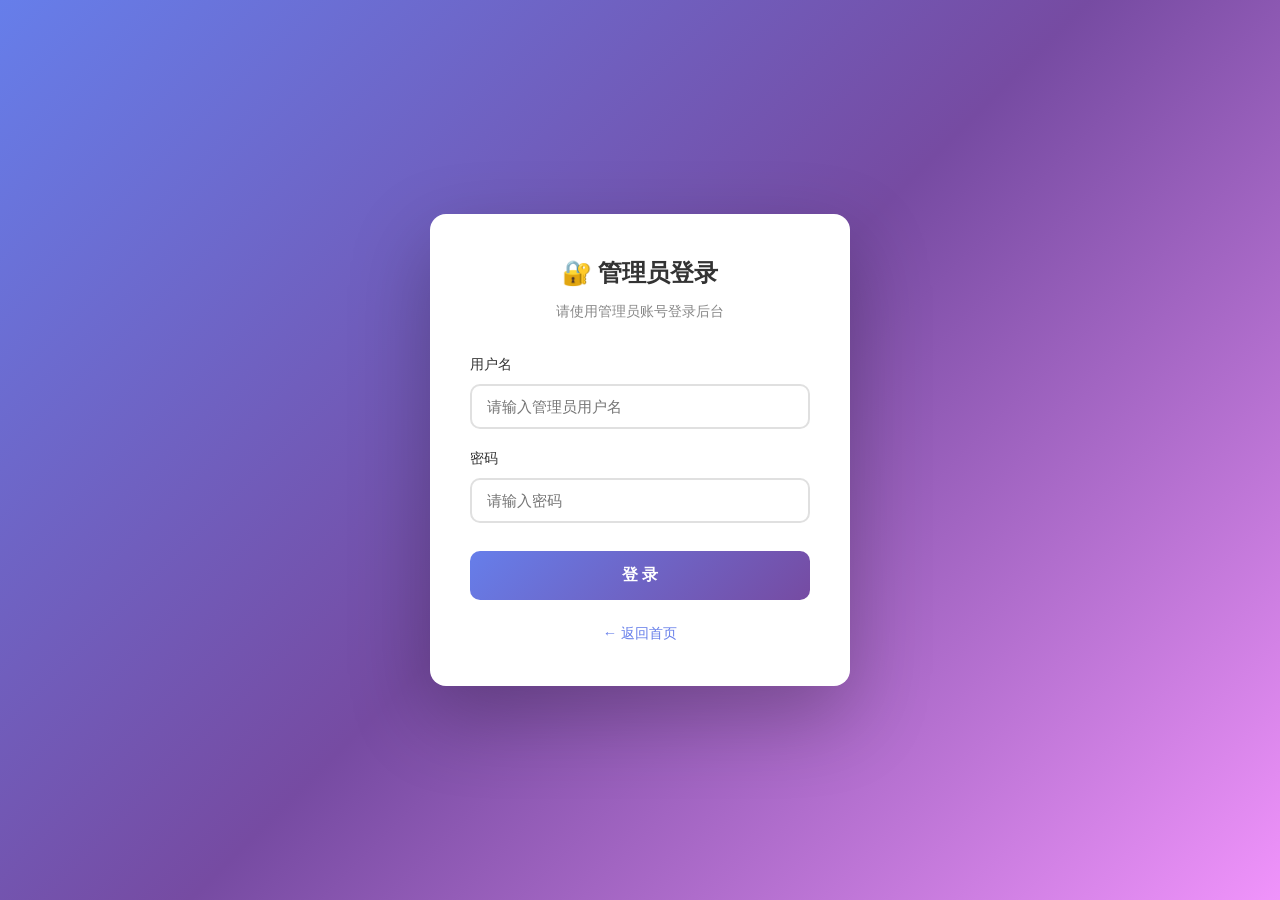
<file: admin.html>
<!DOCTYPE html>
<html lang="zh-CN">
<head>
    <meta charset="UTF-8">
    <meta name="viewport" content="width=device-width, initial-scale=1.0">
    <title>管理后台 - 高中回忆录</title>
    <link rel="stylesheet" href="css/style.css">
    <style>
        * {
            margin: 0;
            padding: 0;
            box-sizing: border-box;
        }

        body {
            font-family: -apple-system, BlinkMacSystemFont, 'Segoe UI', Roboto, 'Helvetica Neue', Arial, sans-serif;
            background: #f5f7fa;
            color: #333;
        }

        .admin-layout {
            display: flex;
            min-height: 100vh;
        }

        .admin-sidebar {
            width: 240px;
            background: linear-gradient(180deg, #1a1a2e 0%, #16213e 100%);
            color: white;
            padding: 20px 0;
            position: fixed;
            height: 100vh;
            overflow-y: auto;
        }

        .admin-logo {
            padding: 0 25px 25px;
            border-bottom: 1px solid rgba(255,255,255,0.1);
            margin-bottom: 20px;
        }

        .admin-logo h2 {
            font-size: 1.3rem;
            background: linear-gradient(135deg, #667eea, #f093fb);
            -webkit-background-clip: text;
            -webkit-text-fill-color: transparent;
            background-clip: text;
        }

        .admin-logo p {
            font-size: 0.8rem;
            color: #8892b0;
            margin-top: 5px;
        }

        .sidebar-menu {
            list-style: none;
        }

        .sidebar-menu li {
            margin-bottom: 5px;
        }

        .sidebar-menu a {
            display: flex;
            align-items: center;
            gap: 12px;
            padding: 12px 25px;
            color: #a8b2d1;
            text-decoration: none;
            transition: all 0.3s;
            border-left: 3px solid transparent;
            cursor: pointer;
        }

        .sidebar-menu a:hover,
        .sidebar-menu a.active {
            background: rgba(102,126,234,0.15);
            color: white;
            border-left-color: #667eea;
        }

        .sidebar-menu a .icon {
            font-size: 1.1rem;
            width: 20px;
            text-align: center;
        }

        .sidebar-menu a .text {
            font-size: 0.9rem;
        }

        .sidebar-footer {
            position: absolute;
            bottom: 20px;
            left: 0;
            right: 0;
            padding: 0 25px;
        }

        .sidebar-footer a {
            display: flex;
            align-items: center;
            gap: 12px;
            padding: 12px;
            color: #a8b2d1;
            text-decoration: none;
            border-radius: 8px;
            transition: all 0.3s;
            cursor: pointer;
        }

        .sidebar-footer a:hover {
            background: rgba(231,76,60,0.2);
            color: #e74c3c;
        }

        .admin-main {
            flex: 1;
            margin-left: 240px;
            padding: 25px 30px;
        }

        .admin-header {
            background: white;
            padding: 20px 25px;
            border-radius: 12px;
            margin-bottom: 25px;
            display: flex;
            justify-content: space-between;
            align-items: center;
            box-shadow: 0 2px 10px rgba(0,0,0,0.05);
        }

        .admin-header h1 {
            font-size: 1.4rem;
            font-weight: 600;
        }

        .admin-header .admin-info {
            display: flex;
            align-items: center;
            gap: 15px;
        }

        .admin-avatar {
            width: 40px;
            height: 40px;
            border-radius: 50%;
            background: linear-gradient(135deg, #667eea, #764ba2);
            display: flex;
            align-items: center;
            justify-content: center;
            color: white;
            font-weight: 600;
        }

        .page-section {
            display: none;
        }

        .page-section.active {
            display: block;
            animation: fadeIn 0.3s ease;
        }

        @keyframes fadeIn {
            from { opacity: 0; transform: translateY(10px); }
            to { opacity: 1; transform: translateY(0); }
        }

        .stats-grid {
            display: grid;
            grid-template-columns: repeat(auto-fit, minmax(200px, 1fr));
            gap: 20px;
            margin-bottom: 30px;
        }

        .stat-card {
            background: white;
            padding: 25px;
            border-radius: 12px;
            box-shadow: 0 2px 10px rgba(0,0,0,0.05);
            position: relative;
            overflow: hidden;
            transition: transform 0.3s, box-shadow 0.3s;
        }

        .stat-card:hover {
            transform: translateY(-3px);
            box-shadow: 0 8px 25px rgba(0,0,0,0.1);
        }

        .stat-card::before {
            content: '';
            position: absolute;
            top: 0;
            left: 0;
            right: 0;
            height: 4px;
            background: linear-gradient(90deg, #667eea, #764ba2);
        }

        .stat-card.c1::before { background: linear-gradient(90deg, #667eea, #764ba2); }
        .stat-card.c2::before { background: linear-gradient(90deg, #f093fb, #f5576c); }
        .stat-card.c3::before { background: linear-gradient(90deg, #4facfe, #00f2fe); }
        .stat-card.c4::before { background: linear-gradient(90deg, #43e97b, #38f9d7); }
        .stat-card.c5::before { background: linear-gradient(90deg, #fa709a, #fee140); }
        .stat-card.c6::before { background: linear-gradient(90deg, #a18cd1, #fbc2eb); }

        .stat-icon {
            font-size: 2rem;
            margin-bottom: 10px;
        }

        .stat-number {
            font-size: 2rem;
            font-weight: bold;
            margin-bottom: 5px;
        }

        .stat-label {
            font-size: 0.9rem;
            color: #888;
        }

        .card {
            background: white;
            border-radius: 12px;
            padding: 25px;
            box-shadow: 0 2px 10px rgba(0,0,0,0.05);
            margin-bottom: 20px;
        }

        .card-title {
            font-size: 1.15rem;
            font-weight: 600;
            margin-bottom: 20px;
            padding-bottom: 15px;
            border-bottom: 1px solid #eee;
        }

        .config-group {
            margin-bottom: 20px;
            padding-bottom: 20px;
            border-bottom: 1px solid #f5f5f5;
        }

        .config-group:last-child {
            border-bottom: none;
            margin-bottom: 0;
            padding-bottom: 0;
        }

        .config-row {
            display: flex;
            align-items: center;
            justify-content: space-between;
            margin-bottom: 15px;
        }

        .config-row:last-child {
            margin-bottom: 0;
        }

        .config-label {
            flex: 1;
        }

        .config-label .name {
            font-weight: 500;
            color: #333;
            margin-bottom: 3px;
        }

        .config-label .desc {
            font-size: 0.82rem;
            color: #999;
        }

        .config-value {
            flex-shrink: 0;
            margin-left: 20px;
        }

        .config-value input[type="text"],
        .config-value input[type="number"],
        .config-value select,
        .config-value textarea {
            padding: 8px 12px;
            border: 1px solid #ddd;
            border-radius: 6px;
            font-size: 0.9rem;
            min-width: 180px;
            transition: border-color 0.3s;
        }

        .config-value input:focus,
        .config-value select:focus,
        .config-value textarea:focus {
            outline: none;
            border-color: #667eea;
        }

        .switch {
            position: relative;
            display: inline-block;
            width: 50px;
            height: 26px;
        }

        .switch input {
            opacity: 0;
            width: 0;
            height: 0;
        }

        .slider {
            position: absolute;
            cursor: pointer;
            top: 0;
            left: 0;
            right: 0;
            bottom: 0;
            background-color: #ccc;
            transition: .3s;
            border-radius: 26px;
        }

        .slider:before {
            position: absolute;
            content: "";
            height: 20px;
            width: 20px;
            left: 3px;
            bottom: 3px;
            background-color: white;
            transition: .3s;
            border-radius: 50%;
        }

        input:checked + .slider {
            background-color: #667eea;
        }

        input:checked + .slider:before {
            transform: translateX(24px);
        }

        .btn {
            padding: 10px 24px;
            border-radius: 8px;
            font-size: 0.9rem;
            font-weight: 500;
            cursor: pointer;
            transition: all 0.3s;
            border: none;
        }

        .btn-primary {
            background: linear-gradient(135deg, #667eea, #764ba2);
            color: white;
        }

        .btn-primary:hover {
            transform: translateY(-1px);
            box-shadow: 0 4px 12px rgba(102,126,234,0.35);
        }

        .btn-danger {
            background: #e74c3c;
            color: white;
        }

        .btn-danger:hover {
            background: #c0392b;
        }

        .btn-secondary {
            background: #f1f3f5;
            color: #555;
        }

        .btn-secondary:hover {
            background: #e9ecef;
        }

        .btn-sm {
            padding: 6px 14px;
            font-size: 0.82rem;
        }

        .table-container {
            overflow-x: auto;
        }

        table {
            width: 100%;
            border-collapse: collapse;
        }

        th, td {
            padding: 12px 15px;
            text-align: left;
            border-bottom: 1px solid #eee;
        }

        th {
            background: #f8f9fa;
            font-weight: 600;
            font-size: 0.85rem;
            color: #555;
        }

        tr:hover {
            background: #f8f9fa;
        }

        .user-avatar {
            width: 36px;
            height: 36px;
            border-radius: 50%;
            background: linear-gradient(135deg, #667eea, #764ba2);
            display: inline-flex;
            align-items: center;
            justify-content: center;
            color: white;
            font-weight: 500;
            font-size: 0.85rem;
            margin-right: 10px;
            vertical-align: middle;
        }

        .badge {
            display: inline-block;
            padding: 4px 10px;
            border-radius: 12px;
            font-size: 0.75rem;
            font-weight: 500;
        }

        .badge-admin {
            background: #fdecea;
            color: #e74c3c;
        }

        .badge-user {
            background: #e8f5e9;
            color: #27ae60;
        }

        .action-buttons {
            display: flex;
            gap: 8px;
        }

        .pagination {
            display: flex;
            justify-content: center;
            gap: 8px;
            margin-top: 20px;
        }

        .pagination button {
            padding: 8px 14px;
            border: 1px solid #ddd;
            background: white;
            border-radius: 6px;
            cursor: pointer;
            transition: all 0.3s;
        }

        .pagination button:hover:not(:disabled) {
            border-color: #667eea;
            color: #667eea;
        }

        .pagination button.active {
            background: #667eea;
            color: white;
            border-color: #667eea;
        }

        .pagination button:disabled {
            opacity: 0.5;
            cursor: not-allowed;
        }

        .login-page {
            min-height: 100vh;
            display: flex;
            align-items: center;
            justify-content: center;
            background: linear-gradient(135deg, #667eea 0%, #764ba2 50%, #f093fb 100%);
            padding: 20px;
        }

        .login-box {
            background: white;
            padding: 40px;
            border-radius: 16px;
            box-shadow: 0 30px 80px rgba(0,0,0,0.25);
            width: 100%;
            max-width: 420px;
        }

        .login-box h2 {
            text-align: center;
            margin-bottom: 8px;
            color: #333;
        }

        .login-box .subtitle {
            text-align: center;
            color: #888;
            margin-bottom: 30px;
            font-size: 0.9rem;
        }

        .form-group {
            margin-bottom: 18px;
        }

        .form-group label {
            display: block;
            margin-bottom: 8px;
            font-weight: 500;
            color: #333;
            font-size: 0.9rem;
        }

        .form-group input {
            width: 100%;
            padding: 12px 15px;
            border: 2px solid #e0e0e0;
            border-radius: 10px;
            font-size: 0.95rem;
            transition: all 0.3s;
            box-sizing: border-box;
        }

        .form-group input:focus {
            outline: none;
            border-color: #667eea;
            box-shadow: 0 0 0 3px rgba(102,126,234,0.1);
        }

        .login-btn {
            width: 100%;
            padding: 14px;
            background: linear-gradient(135deg, #667eea, #764ba2);
            color: white;
            border: none;
            border-radius: 10px;
            font-size: 1rem;
            font-weight: 600;
            cursor: pointer;
            transition: all 0.3s;
            margin-top: 10px;
        }

        .login-btn:hover {
            transform: translateY(-2px);
            box-shadow: 0 6px 20px rgba(102,126,234,0.4);
        }

        .back-link {
            text-align: center;
            margin-top: 20px;
        }

        .back-link a {
            color: #667eea;
            text-decoration: none;
            font-size: 0.9rem;
        }

        .back-link a:hover {
            text-decoration: underline;
        }

        .toast {
            position: fixed;
            top: 30px;
            left: 50%;
            transform: translateX(-50%);
            padding: 12px 24px;
            border-radius: 10px;
            color: white;
            font-size: 0.95rem;
            z-index: 2000;
            opacity: 0;
            transition: opacity 0.3s;
            pointer-events: none;
        }

        .toast.show {
            opacity: 1;
        }

        .toast.success { background: #27ae60; }
        .toast.error { background: #e74c3c; }

        .modal-overlay {
            display: none;
            position: fixed;
            top: 0;
            left: 0;
            width: 100%;
            height: 100%;
            background: rgba(0,0,0,0.5);
            z-index: 1000;
            align-items: center;
            justify-content: center;
        }

        .modal-overlay.active {
            display: flex;
        }

        .modal-content {
            background: white;
            border-radius: 12px;
            padding: 30px;
            max-width: 450px;
            width: 90%;
            max-height: 90vh;
            overflow-y: auto;
            position: relative;
        }

        .modal-close {
            position: absolute;
            top: 15px;
            right: 20px;
            font-size: 1.5rem;
            cursor: pointer;
            color: #999;
            transition: color 0.3s;
        }

        .modal-close:hover {
            color: #333;
        }

        .modal-title {
            font-size: 1.25rem;
            font-weight: 600;
            margin-bottom: 20px;
            color: #333;
        }

        .modal-actions {
            display: flex;
            gap: 12px;
            justify-content: flex-end;
            margin-top: 25px;
        }

        .loading-spinner {
            display: inline-block;
            width: 16px;
            height: 16px;
            border: 2px solid rgba(255,255,255,0.3);
            border-radius: 50%;
            border-top-color: white;
            animation: spin 0.8s linear infinite;
            margin-right: 8px;
            vertical-align: middle;
        }

        @keyframes spin {
            to { transform: rotate(360deg); }
        }

        @media (max-width: 768px) {
            .admin-sidebar {
                width: 60px;
            }
            .admin-logo h2, .admin-logo p, .sidebar-menu a .text {
                display: none;
            }
            .admin-main {
                margin-left: 60px;
            }
        }
    </style>
</head>
<body>
    <div id="login-page" class="login-page" style="display: none;">
        <div class="login-box">
            <h2>🔐 管理员登录</h2>
            <p class="subtitle">请使用管理员账号登录后台</p>
            <form onsubmit="handleLogin(event)">
                <div class="form-group">
                    <label>用户名</label>
                    <input type="text" id="login-username" placeholder="请输入管理员用户名" required>
                </div>
                <div class="form-group">
                    <label>密码</label>
                    <input type="password" id="login-password" placeholder="请输入密码" required>
                </div>
                <button type="submit" class="login-btn">登 录</button>
            </form>
            <div class="back-link">
                <a href="index.html">← 返回首页</a>
            </div>
        </div>
    </div>

    <div id="admin-page" class="admin-layout" style="display: none;">
        <aside class="admin-sidebar">
            <div class="admin-logo">
                <h2>管理后台</h2>
                <p>高中回忆录系统</p>
            </div>
            <ul class="sidebar-menu">
                <li><a class="active" onclick="switchPage('dashboard', this)">
                    <span class="icon">📊</span><span class="text">数据概览</span>
                </a></li>
                <li><a onclick="switchPage('memoirs', this)">
                    <span class="icon">📝</span><span class="text">回忆录管理</span>
                </a></li>
                <li><a onclick="switchPage('comments', this)">
                    <span class="icon">💬</span><span class="text">评论管理</span>
                </a></li>
                <li><a onclick="switchPage('topics', this)">
                    <span class="icon">🏷️</span><span class="text">话题管理</span>
                </a></li>
                <li><a onclick="switchPage('announcements', this)">
                    <span class="icon">📢</span><span class="text">公告管理</span>
                </a></li>
                <li><a onclick="switchPage('classes', this)">
                    <span class="icon">🏫</span><span class="text">班级管理</span>
                </a></li>
                <li><a onclick="switchPage('users', this)">
                    <span class="icon">👥</span><span class="text">用户管理</span>
                </a></li>
                <li><a onclick="switchPage('config', this)">
                    <span class="icon">⚙️</span><span class="text">系统配置</span>
                </a></li>
                <li><a onclick="switchPage('account', this)">
                    <span class="icon">🔐</span><span class="text">账号设置</span>
                </a></li>
            </ul>
            <div class="sidebar-footer">
                <a onclick="logout()">
                    <span class="icon">🚪</span><span class="text">退出登录</span>
                </a>
            </div>
        </aside>

        <main class="admin-main">
            <div class="admin-header">
                <h1 id="page-title">📊 数据概览</h1>
                <div class="admin-info">
                    <span id="admin-name">管理员</span>
                    <div class="admin-avatar" id="admin-avatar">A</div>
                </div>
            </div>

            <div id="page-dashboard" class="page-section active">
                <div class="stats-grid" id="stats-grid">
                    <div class="stat-card c1">
                        <div class="stat-icon">👤</div>
                        <div class="stat-number" id="stat-users">0</div>
                        <div class="stat-label">用户总数</div>
                    </div>
                    <div class="stat-card c2">
                        <div class="stat-icon">📝</div>
                        <div class="stat-number" id="stat-memoirs">0</div>
                        <div class="stat-label">回忆录总数</div>
                    </div>
                    <div class="stat-card c3">
                        <div class="stat-icon">🏫</div>
                        <div class="stat-number" id="stat-classes">0</div>
                        <div class="stat-label">班级总数</div>
                    </div>
                    <div class="stat-card c4">
                        <div class="stat-icon">🎓</div>
                        <div class="stat-number" id="stat-graduations">0</div>
                        <div class="stat-label">届别总数</div>
                    </div>
                    <div class="stat-card c5">
                        <div class="stat-icon">💬</div>
                        <div class="stat-number" id="stat-comments">0</div>
                        <div class="stat-label">评论总数</div>
                    </div>
                    <div class="stat-card c6">
                        <div class="stat-icon">🖼️</div>
                        <div class="stat-number" id="stat-photos">0</div>
                        <div class="stat-label">照片总数</div>
                    </div>
                </div>

                <div class="card">
                    <div class="card-title">📈 今日数据</div>
                    <div class="stats-grid" style="margin-bottom: 0; grid-template-columns: repeat(auto-fit, minmax(200px, 1fr));">
                        <div>
                            <div style="font-size: 1.5rem; font-weight: bold; color: #27ae60;" id="today-users">0</div>
                            <div style="font-size: 0.85rem; color: #888; margin-top: 5px;">今日新增用户</div>
                        </div>
                        <div>
                            <div style="font-size: 1.5rem; font-weight: bold; color: #667eea;" id="today-memoirs">0</div>
                            <div style="font-size: 0.85rem; color: #888; margin-top: 5px;">今日新增回忆</div>
                        </div>
                    </div>
                </div>
            </div>

            <div id="page-memoirs" class="page-section">
                <div class="card">
                    <div class="card-title">📝 回忆录列表</div>
                    <div class="table-container">
                        <table>
                            <thead>
                                <tr>
                                    <th>ID</th>
                                    <th>作者</th>
                                    <th>内容摘要</th>
                                    <th>话题</th>
                                    <th>点赞数</th>
                                    <th>评论数</th>
                                    <th>发布时间</th>
                                    <th>操作</th>
                                </tr>
                            </thead>
                            <tbody id="memoirs-tbody">
                                <tr><td colspan="8" style="text-align: center; color: #888; padding: 30px;">加载中...</td></tr>
                            </tbody>
                        </table>
                    </div>
                    <div class="pagination" id="memoirs-pagination"></div>
                </div>
            </div>

            <div id="page-comments" class="page-section">
                <div class="card">
                    <div class="card-title">💬 评论列表</div>
                    <div class="table-container">
                        <table>
                            <thead>
                                <tr>
                                    <th>ID</th>
                                    <th>评论者</th>
                                    <th>评论内容</th>
                                    <th>所属回忆录</th>
                                    <th>发布时间</th>
                                    <th>操作</th>
                                </tr>
                            </thead>
                            <tbody id="comments-tbody">
                                <tr><td colspan="6" style="text-align: center; color: #888; padding: 30px;">加载中...</td></tr>
                            </tbody>
                        </table>
                    </div>
                    <div class="pagination" id="comments-pagination"></div>
                </div>
            </div>

            <div id="page-topics" class="page-section">
                <div class="card">
                    <div class="card-title" style="display: flex; justify-content: space-between; align-items: center;">
                        <span>🏷️ 话题列表</span>
                        <button class="btn btn-primary btn-sm" onclick="showAddTopicModal()">➕ 添加话题</button>
                    </div>
                    <div class="table-container">
                        <table>
                            <thead>
                                <tr>
                                    <th>ID</th>
                                    <th>话题名称</th>
                                    <th>描述</th>
                                    <th>创建者</th>
                                    <th>回忆录数</th>
                                    <th>创建时间</th>
                                    <th>操作</th>
                                </tr>
                            </thead>
                            <tbody id="topics-tbody">
                                <tr><td colspan="7" style="text-align: center; color: #888; padding: 30px;">加载中...</td></tr>
                            </tbody>
                        </table>
                    </div>
                </div>
            </div>

            <div id="page-announcements" class="page-section">
                <div class="card">
                    <div class="card-title" style="display: flex; justify-content: space-between; align-items: center;">
                        <span>📢 公告列表</span>
                        <button class="btn btn-primary btn-sm" onclick="showAddAnnouncementModal()">➕ 添加公告</button>
                    </div>
                    <div class="table-container">
                        <table>
                            <thead>
                                <tr>
                                    <th>ID</th>
                                    <th>标题</th>
                                    <th>内容摘要</th>
                                    <th>创建者</th>
                                    <th>创建时间</th>
                                    <th>更新时间</th>
                                    <th>操作</th>
                                </tr>
                            </thead>
                            <tbody id="announcements-tbody">
                                <tr><td colspan="7" style="text-align: center; color: #888; padding: 30px;">加载中...</td></tr>
                            </tbody>
                        </table>
                    </div>
                </div>
            </div>

            <div id="page-classes" class="page-section">
                <div class="card">
                    <div class="card-title" style="display: flex; justify-content: space-between; align-items: center;">
                        <span>🏫 班级列表</span>
                        <button class="btn btn-primary btn-sm" onclick="showAddClassModal()">➕ 添加班级</button>
                    </div>
                    <div class="table-container">
                        <table>
                            <thead>
                                <tr>
                                    <th>ID</th>
                                    <th>班级名称</th>
                                    <th>描述</th>
                                    <th>创建者</th>
                                    <th>成员数</th>
                                    <th>邀请码</th>
                                    <th>创建时间</th>
                                    <th>操作</th>
                                </tr>
                            </thead>
                            <tbody id="classes-tbody">
                                <tr><td colspan="8" style="text-align: center; color: #888; padding: 30px;">加载中...</td></tr>
                            </tbody>
                        </table>
                    </div>
                </div>
            </div>

            <div id="page-users" class="page-section">
                <div class="card">
                    <div class="card-title">👥 用户列表</div>
                    <div class="table-container">
                        <table>
                            <thead>
                                <tr>
                                    <th>用户</th>
                                    <th>用户名</th>
                                    <th>班级</th>
                                    <th>角色</th>
                                    <th>注册时间</th>
                                    <th>操作</th>
                                </tr>
                            </thead>
                            <tbody id="users-tbody">
                                <tr><td colspan="6" style="text-align: center; color: #888; padding: 30px;">加载中...</td></tr>
                            </tbody>
                        </table>
                    </div>
                    <div class="pagination" id="users-pagination"></div>
                </div>
            </div>

            <div id="page-config" class="page-section">
                <div class="card">
                    <div class="card-title">⚙️ 系统配置</div>
                    <div id="config-list">
                        <div style="text-align: center; color: #888; padding: 30px;">加载中...</div>
                    </div>
                    <div style="margin-top: 25px; text-align: right;">
                        <button class="btn btn-primary" onclick="saveConfig()">💾 保存配置</button>
                    </div>
                </div>
            </div>

            <div id="page-account" class="page-section">
                <div class="card">
                    <div class="card-title">🔑 修改管理员密码</div>
                    <form onsubmit="changePassword(event)" style="max-width: 400px;">
                        <div class="form-group">
                            <label>原密码</label>
                            <input type="password" id="old-password" required>
                        </div>
                        <div class="form-group">
                            <label>新密码</label>
                            <input type="password" id="new-password" required minlength="6">
                        </div>
                        <div class="form-group">
                            <label>确认新密码</label>
                            <input type="password" id="new-password2" required>
                        </div>
                        <button type="submit" class="btn btn-primary">修改密码</button>
                    </form>
                </div>

                <div class="card">
                    <div class="card-title">👤 修改管理员用户名</div>
                    <form onsubmit="changeUsername(event)" style="max-width: 400px;">
                        <div class="form-group">
                            <label>新用户名</label>
                            <input type="text" id="new-username" required minlength="3" maxlength="50">
                        </div>
                        <div class="form-group">
                            <label>当前密码（验证身份）</label>
                            <input type="password" id="confirm-password" required>
                        </div>
                        <button type="submit" class="btn btn-primary">修改用户名</button>
                    </form>
                </div>
            </div>
        </main>
    </div>

    <div class="modal-overlay" id="confirm-modal">
        <div class="modal-content">
            <span class="modal-close" onclick="closeConfirmModal()">&times;</span>
            <div class="modal-title" id="confirm-title">确认操作</div>
            <p id="confirm-message" style="color: #666; line-height: 1.6; margin-bottom: 10px;">确定要执行此操作吗？</p>
            <div class="modal-actions">
                <button class="btn btn-secondary" onclick="closeConfirmModal()">取消</button>
                <button class="btn btn-danger" id="confirm-btn">确认</button>
            </div>
        </div>
    </div>

    <div class="modal-overlay" id="topic-modal">
        <div class="modal-content">
            <span class="modal-close" onclick="closeTopicModal()">&times;</span>
            <div class="modal-title" id="topic-modal-title">添加话题</div>
            <form onsubmit="submitTopic(event)">
                <div class="form-group">
                    <label>话题名称</label>
                    <input type="text" id="topic-name" required maxlength="100">
                </div>
                <div class="form-group">
                    <label>话题描述</label>
                    <textarea id="topic-description" rows="3" style="width: 100%; padding: 10px; border: 1px solid #ddd; border-radius: 8px; font-size: 0.9rem; box-sizing: border-box;"></textarea>
                </div>
                <div class="modal-actions">
                    <button type="button" class="btn btn-secondary" onclick="closeTopicModal()">取消</button>
                    <button type="submit" class="btn btn-primary">确认</button>
                </div>
            </form>
        </div>
    </div>

    <div class="modal-overlay" id="announcement-modal">
        <div class="modal-content" style="max-width: 600px;">
            <span class="modal-close" onclick="closeAnnouncementModal()">&times;</span>
            <div class="modal-title" id="announcement-modal-title">添加公告</div>
            <form onsubmit="submitAnnouncement(event)">
                <input type="hidden" id="announcement-id">
                <div class="form-group">
                    <label>公告标题</label>
                    <input type="text" id="announcement-title" required maxlength="200">
                </div>
                <div class="form-group">
                    <label>公告内容</label>
                    <textarea id="announcement-content" rows="8" required style="width: 100%; padding: 10px; border: 1px solid #ddd; border-radius: 8px; font-size: 0.9rem; box-sizing: border-box;"></textarea>
                </div>
                <div class="modal-actions">
                    <button type="button" class="btn btn-secondary" onclick="closeAnnouncementModal()">取消</button>
                    <button type="submit" class="btn btn-primary">确认</button>
                </div>
            </form>
        </div>
    </div>

    <div class="modal-overlay" id="class-modal">
        <div class="modal-content">
            <span class="modal-close" onclick="closeClassModal()">&times;</span>
            <div class="modal-title" id="class-modal-title">添加班级</div>
            <form onsubmit="submitClass(event)">
                <div class="form-group">
                    <label>班级名称</label>
                    <input type="text" id="class-name" required maxlength="100">
                </div>
                <div class="form-group">
                    <label>班级描述</label>
                    <textarea id="class-description" rows="3" style="width: 100%; padding: 10px; border: 1px solid #ddd; border-radius: 8px; font-size: 0.9rem; box-sizing: border-box;"></textarea>
                </div>
                <div class="modal-actions">
                    <button type="button" class="btn btn-secondary" onclick="closeClassModal()">取消</button>
                    <button type="submit" class="btn btn-primary">确认</button>
                </div>
            </form>
        </div>
    </div>

    <div class="toast" id="toast"></div>

    <script>
        let isLoggedIn = false;
        let currentPage = 'dashboard';
        let usersPage = 1;
        let userTotalPages = 1;
        let memoirsPage = 1;
        let memoirTotalPages = 1;
        let commentsPage = 1;
        let commentTotalPages = 1;
        let configs = {};
        let confirmCallback = null;

        function showToast(message, type = 'success') {
            const toast = document.getElementById('toast');
            toast.textContent = message;
            toast.className = `toast ${type} show`;
            setTimeout(() => {
                toast.className = `toast ${type}`;
            }, 2500);
        }

        function escapeHtml(text) {
            const div = document.createElement('div');
            div.textContent = text;
            return div.innerHTML;
        }

        async function checkLogin() {
            try {
                const res = await fetch('api/admin.php?action=check_install');
                const data = await res.json();
                
                if (!data.installed) {
                    window.location.href = 'install.html';
                    return;
                }

                const sessionRes = await fetch('api/auth.php?action=check_session', { method: 'POST' });
                const sessionData = await sessionRes.json();
                
                if (sessionData.success && sessionData.user) {
                    if (sessionData.user.is_admin == 1 || sessionData.user.is_admin === true) {
                        isLoggedIn = true;
                        showAdminPage(sessionData.user);
                        loadDashboard();
                    } else {
                        showLoginPage();
                    }
                } else {
                    showLoginPage();
                }
            } catch (err) {
                showLoginPage();
            }
        }

        function showLoginPage() {
            document.getElementById('login-page').style.display = 'flex';
            document.getElementById('admin-page').style.display = 'none';
        }

        function showAdminPage(user) {
            document.getElementById('login-page').style.display = 'none';
            document.getElementById('admin-page').style.display = 'flex';
            document.getElementById('admin-name').textContent = user.name || '管理员';
            document.getElementById('admin-avatar').textContent = (user.name || 'A')[0];
        }

        async function handleLogin(e) {
            e.preventDefault();
            const username = document.getElementById('login-username').value.trim();
            const password = document.getElementById('login-password').value;

            const btn = e.target.querySelector('.login-btn');
            btn.disabled = true;
            btn.innerHTML = '<span class="loading-spinner"></span>登录中...';

            try {
                const formData = new FormData();
                formData.append('action', 'admin_login');
                formData.append('username', username);
                formData.append('password', password);

                const res = await fetch('api/admin.php', {
                    method: 'POST',
                    body: formData
                });
                const data = await res.json();

                if (data.success) {
                    showToast('登录成功！');
                    setTimeout(() => {
                        checkLogin();
                    }, 500);
                } else {
                    showToast(data.message || '登录失败', 'error');
                }
            } catch (err) {
                showToast('网络错误', 'error');
            }

            btn.disabled = false;
            btn.textContent = '登 录';
        }

        async function logout() {
            if (!confirm('确定要退出登录吗？')) return;
            try {
                await fetch('api/auth.php?action=logout', { method: 'POST' });
                isLoggedIn = false;
                showLoginPage();
            } catch (err) {
                showLoginPage();
            }
        }

        function switchPage(page, el) {
            currentPage = page;
            
            document.querySelectorAll('.sidebar-menu a').forEach(a => a.classList.remove('active'));
            if (el) el.classList.add('active');
            
            document.querySelectorAll('.page-section').forEach(s => s.classList.remove('active'));
            document.getElementById(`page-${page}`).classList.add('active');

            const titles = {
                dashboard: '📊 数据概览',
                memoirs: '📝 回忆录管理',
                comments: '💬 评论管理',
                topics: '🏷️ 话题管理',
                announcements: '📢 公告管理',
                classes: '🏫 班级管理',
                users: '👥 用户管理',
                config: '⚙️ 系统配置',
                account: '🔐 账号设置'
            };
            document.getElementById('page-title').textContent = titles[page] || page;

            if (page === 'users') loadUsers();
            if (page === 'config') loadConfig();
            if (page === 'memoirs') loadMemoirs();
            if (page === 'comments') loadComments();
            if (page === 'topics') loadTopics();
            if (page === 'announcements') loadAnnouncements();
            if (page === 'classes') loadClasses();
        }

        async function loadDashboard() {
            try {
                const res = await fetch('api/admin.php?action=get_stats');
                const data = await res.json();
                
                if (data.success) {
                    const s = data.stats;
                    document.getElementById('stat-users').textContent = s.total_users;
                    document.getElementById('stat-memoirs').textContent = s.total_memoirs;
                    document.getElementById('stat-classes').textContent = s.total_classes;
                    document.getElementById('stat-graduations').textContent = s.total_graduations;
                    document.getElementById('stat-comments').textContent = s.total_comments;
                    document.getElementById('stat-photos').textContent = s.total_photos;
                    document.getElementById('today-users').textContent = s.today_new_users;
                    document.getElementById('today-memoirs').textContent = s.today_new_memoirs;
                }
            } catch (err) {
                console.error('加载统计失败', err);
            }
        }

        async function loadUsers(page = 1) {
            usersPage = page;
            try {
                const res = await fetch(`api/admin.php?action=get_users&page=${page}&limit=20`);
                const data = await res.json();
                
                if (data.success) {
                    renderUsers(data.users);
                    renderUserPagination(data.pagination);
                }
            } catch (err) {
                showToast('加载用户列表失败', 'error');
            }
        }

        function renderUsers(users) {
            const tbody = document.getElementById('users-tbody');
            tbody.innerHTML = users.map(u => `
                <tr>
                    <td>
                        <span class="user-avatar">${(u.name || '?')[0]}</span>
                        ${escapeHtml(u.name)}
                    </td>
                    <td>${escapeHtml(u.username)}</td>
                    <td>${escapeHtml(u.class || '-')}</td>
                    <td>
                        <span class="badge ${u.is_admin ? 'badge-admin' : 'badge-user'}">
                            ${u.is_admin ? '管理员' : '普通用户'}
                        </span>
                    </td>
                    <td>${u.created_at ? new Date(u.created_at).toLocaleDateString() : '-'}</td>
                    <td>
                        <div class="action-buttons">
                            <button class="btn btn-sm ${u.is_admin ? 'btn-secondary' : 'btn-primary'}" 
                                    onclick="toggleAdmin(${u.id}, ${u.is_admin ? 0 : 1})">
                                ${u.is_admin ? '取消管理员' : '设为管理员'}
                            </button>
                            <button class="btn btn-sm btn-danger" onclick="deleteUser(${u.id})">删除</button>
                        </div>
                    </td>
                </tr>
            `).join('');
        }

        function renderUserPagination(pagination) {
            const el = document.getElementById('users-pagination');
            userTotalPages = pagination.total_pages;
            
            if (userTotalPages <= 1) {
                el.innerHTML = '';
                return;
            }

            let html = '';
            html += `<button onclick="loadUsers(${usersPage - 1})" ${usersPage === 1 ? 'disabled' : ''}>上一页</button>`;
            
            for (let i = 1; i <= userTotalPages; i++) {
                if (i === 1 || i === userTotalPages || (i >= usersPage - 2 && i <= usersPage + 2)) {
                    html += `<button class="${i === usersPage ? 'active' : ''}" onclick="loadUsers(${i})">${i}</button>`;
                } else if (i === usersPage - 3 || i === usersPage + 3) {
                    html += '<span style="padding: 0 5px; color: #999;">...</span>';
                }
            }
            
            html += `<button onclick="loadUsers(${usersPage + 1})" ${usersPage === userTotalPages ? 'disabled' : ''}>下一页</button>`;
            el.innerHTML = html;
        }

        function toggleAdmin(userId, isAdmin) {
            const msg = isAdmin ? '确定要将该用户设为管理员吗？' : '确定要取消该用户的管理员权限吗？';
            showConfirm('确认操作', msg, async () => {
                try {
                    const formData = new FormData();
                    formData.append('action', 'toggle_admin');
                    formData.append('user_id', userId);
                    formData.append('is_admin', isAdmin);

                    const res = await fetch('api/admin.php', { method: 'POST', body: formData });
                    const data = await res.json();
                    
                    if (data.success) {
                        showToast('操作成功！');
                        loadUsers(usersPage);
                    } else {
                        showToast(data.message || '操作失败', 'error');
                    }
                } catch (err) {
                    showToast('网络错误', 'error');
                }
            });
        }

        function deleteUser(userId) {
            showConfirm('删除用户', '确定要删除该用户吗？此操作不可恢复！', async () => {
                try {
                    const formData = new FormData();
                    formData.append('action', 'delete_user');
                    formData.append('user_id', userId);

                    const res = await fetch('api/admin.php', { method: 'POST', body: formData });
                    const data = await res.json();
                    
                    if (data.success) {
                        showToast('删除成功！');
                        loadUsers(usersPage);
                    } else {
                        showToast(data.message || '删除失败', 'error');
                    }
                } catch (err) {
                    showToast('网络错误', 'error');
                }
            });
        }

        async function loadMemoirs(page = 1) {
            memoirsPage = page;
            try {
                const res = await fetch(`api/admin.php?action=get_memoirs&page=${page}&limit=20`);
                const data = await res.json();
                
                if (data.success) {
                    renderMemoirs(data.memoirs);
                    renderMemoirPagination(data.pagination);
                }
            } catch (err) {
                showToast('加载回忆录列表失败', 'error');
            }
        }

        function renderMemoirs(memoirs) {
            const tbody = document.getElementById('memoirs-tbody');
            if (memoirs.length === 0) {
                tbody.innerHTML = '<tr><td colspan="8" style="text-align: center; color: #888; padding: 30px;">暂无数据</td></tr>';
                return;
            }
            tbody.innerHTML = memoirs.map(m => `
                <tr>
                    <td>${m.id}</td>
                    <td>
                        <span class="user-avatar">${(m.author_name || '?')[0]}</span>
                        ${escapeHtml(m.author_name || '未知')}
                    </td>
                    <td style="max-width: 250px; overflow: hidden; text-overflow: ellipsis; white-space: nowrap;">
                        ${escapeHtml((m.content || '').substring(0, 50))}${(m.content || '').length > 50 ? '...' : ''}
                    </td>
                    <td>${escapeHtml(m.topic_name || '-')}</td>
                    <td>${m.like_count || 0}</td>
                    <td>${m.comment_count || 0}</td>
                    <td>${m.created_at ? new Date(m.created_at).toLocaleDateString() : '-'}</td>
                    <td>
                        <div class="action-buttons">
                            <button class="btn btn-sm btn-danger" onclick="deleteMemoir(${m.id})">删除</button>
                        </div>
                    </td>
                </tr>
            `).join('');
        }

        function renderMemoirPagination(pagination) {
            const el = document.getElementById('memoirs-pagination');
            memoirTotalPages = pagination.total_pages;
            
            if (memoirTotalPages <= 1) {
                el.innerHTML = '';
                return;
            }

            let html = '';
            html += `<button onclick="loadMemoirs(${memoirsPage - 1})" ${memoirsPage === 1 ? 'disabled' : ''}>上一页</button>`;
            
            for (let i = 1; i <= memoirTotalPages; i++) {
                if (i === 1 || i === memoirTotalPages || (i >= memoirsPage - 2 && i <= memoirsPage + 2)) {
                    html += `<button class="${i === memoirsPage ? 'active' : ''}" onclick="loadMemoirs(${i})">${i}</button>`;
                } else if (i === memoirsPage - 3 || i === memoirsPage + 3) {
                    html += '<span style="padding: 0 5px; color: #999;">...</span>';
                }
            }
            
            html += `<button onclick="loadMemoirs(${memoirsPage + 1})" ${memoirsPage === memoirTotalPages ? 'disabled' : ''}>下一页</button>`;
            el.innerHTML = html;
        }

        function deleteMemoir(memoirId) {
            showConfirm('删除回忆录', '确定要删除该回忆录吗？此操作不可恢复！', async () => {
                try {
                    const formData = new FormData();
                    formData.append('action', 'delete_memoir');
                    formData.append('memoir_id', memoirId);

                    const res = await fetch('api/admin.php', { method: 'POST', body: formData });
                    const data = await res.json();
                    
                    if (data.success) {
                        showToast('删除成功！');
                        loadMemoirs(memoirsPage);
                    } else {
                        showToast(data.message || '删除失败', 'error');
                    }
                } catch (err) {
                    showToast('网络错误', 'error');
                }
            });
        }

        async function loadComments(page = 1) {
            commentsPage = page;
            try {
                const res = await fetch(`api/admin.php?action=get_comments&page=${page}&limit=20`);
                const data = await res.json();
                
                if (data.success) {
                    renderComments(data.comments);
                    renderCommentPagination(data.pagination);
                }
            } catch (err) {
                showToast('加载评论列表失败', 'error');
            }
        }

        function renderComments(comments) {
            const tbody = document.getElementById('comments-tbody');
            if (comments.length === 0) {
                tbody.innerHTML = '<tr><td colspan="6" style="text-align: center; color: #888; padding: 30px;">暂无数据</td></tr>';
                return;
            }
            tbody.innerHTML = comments.map(c => `
                <tr>
                    <td>${c.id}</td>
                    <td>
                        <span class="user-avatar">${(c.author_name || '?')[0]}</span>
                        ${escapeHtml(c.author_name || '未知')}
                    </td>
                    <td style="max-width: 250px; overflow: hidden; text-overflow: ellipsis; white-space: nowrap;">
                        ${escapeHtml((c.content || '').substring(0, 50))}${(c.content || '').length > 50 ? '...' : ''}
                    </td>
                    <td style="max-width: 150px; overflow: hidden; text-overflow: ellipsis; white-space: nowrap;">
                        ${escapeHtml((c.memoir_content || '').substring(0, 30))}${(c.memoir_content || '').length > 30 ? '...' : ''}
                    </td>
                    <td>${c.created_at ? new Date(c.created_at).toLocaleDateString() : '-'}</td>
                    <td>
                        <div class="action-buttons">
                            <button class="btn btn-sm btn-danger" onclick="deleteComment(${c.id})">删除</button>
                        </div>
                    </td>
                </tr>
            `).join('');
        }

        function renderCommentPagination(pagination) {
            const el = document.getElementById('comments-pagination');
            commentTotalPages = pagination.total_pages;
            
            if (commentTotalPages <= 1) {
                el.innerHTML = '';
                return;
            }

            let html = '';
            html += `<button onclick="loadComments(${commentsPage - 1})" ${commentsPage === 1 ? 'disabled' : ''}>上一页</button>`;
            
            for (let i = 1; i <= commentTotalPages; i++) {
                if (i === 1 || i === commentTotalPages || (i >= commentsPage - 2 && i <= commentsPage + 2)) {
                    html += `<button class="${i === commentsPage ? 'active' : ''}" onclick="loadComments(${i})">${i}</button>`;
                } else if (i === commentsPage - 3 || i === commentsPage + 3) {
                    html += '<span style="padding: 0 5px; color: #999;">...</span>';
                }
            }
            
            html += `<button onclick="loadComments(${commentsPage + 1})" ${commentsPage === commentTotalPages ? 'disabled' : ''}>下一页</button>`;
            el.innerHTML = html;
        }

        function deleteComment(commentId) {
            showConfirm('删除评论', '确定要删除该评论吗？此操作不可恢复！', async () => {
                try {
                    const formData = new FormData();
                    formData.append('action', 'delete_comment');
                    formData.append('comment_id', commentId);

                    const res = await fetch('api/admin.php', { method: 'POST', body: formData });
                    const data = await res.json();
                    
                    if (data.success) {
                        showToast('删除成功！');
                        loadComments(commentsPage);
                    } else {
                        showToast(data.message || '删除失败', 'error');
                    }
                } catch (err) {
                    showToast('网络错误', 'error');
                }
            });
        }

        async function loadTopics() {
            try {
                const res = await fetch('api/admin.php?action=get_topics');
                const data = await res.json();
                
                if (data.success) {
                    renderTopics(data.topics);
                }
            } catch (err) {
                showToast('加载话题列表失败', 'error');
            }
        }

        function renderTopics(topics) {
            const tbody = document.getElementById('topics-tbody');
            if (topics.length === 0) {
                tbody.innerHTML = '<tr><td colspan="7" style="text-align: center; color: #888; padding: 30px;">暂无数据</td></tr>';
                return;
            }
            tbody.innerHTML = topics.map(t => `
                <tr>
                    <td>${t.id}</td>
                    <td>${escapeHtml(t.name)}</td>
                    <td style="max-width: 200px; overflow: hidden; text-overflow: ellipsis; white-space: nowrap;">
                        ${escapeHtml(t.description || '-')}
                    </td>
                    <td>${escapeHtml(t.creator_name || '-')}</td>
                    <td>${t.memoir_count || 0}</td>
                    <td>${t.created_at ? new Date(t.created_at).toLocaleDateString() : '-'}</td>
                    <td>
                        <div class="action-buttons">
                            <button class="btn btn-sm btn-danger" onclick="deleteTopic(${t.id})">删除</button>
                        </div>
                    </td>
                </tr>
            `).join('');
        }

        function showAddTopicModal() {
            document.getElementById('topic-modal-title').textContent = '添加话题';
            document.getElementById('topic-name').value = '';
            document.getElementById('topic-description').value = '';
            document.getElementById('topic-modal').classList.add('active');
        }

        function closeTopicModal() {
            document.getElementById('topic-modal').classList.remove('active');
        }

        async function submitTopic(e) {
            e.preventDefault();
            const name = document.getElementById('topic-name').value.trim();
            const description = document.getElementById('topic-description').value.trim();

            try {
                const formData = new FormData();
                formData.append('action', 'add_topic');
                formData.append('name', name);
                formData.append('description', description);

                const res = await fetch('api/admin.php', { method: 'POST', body: formData });
                const data = await res.json();

                if (data.success) {
                    showToast('添加成功！');
                    closeTopicModal();
                    loadTopics();
                } else {
                    showToast(data.message || '添加失败', 'error');
                }
            } catch (err) {
                showToast('网络错误', 'error');
            }
        }

        function deleteTopic(topicId) {
            showConfirm('删除话题', '确定要删除该话题吗？此操作不可恢复！', async () => {
                try {
                    const formData = new FormData();
                    formData.append('action', 'delete_topic');
                    formData.append('topic_id', topicId);

                    const res = await fetch('api/admin.php', { method: 'POST', body: formData });
                    const data = await res.json();
                    
                    if (data.success) {
                        showToast('删除成功！');
                        loadTopics();
                    } else {
                        showToast(data.message || '删除失败', 'error');
                    }
                } catch (err) {
                    showToast('网络错误', 'error');
                }
            });
        }

        async function loadAnnouncements() {
            try {
                const res = await fetch('api/admin.php?action=get_announcements');
                const data = await res.json();
                
                if (data.success) {
                    renderAnnouncements(data.announcements);
                }
            } catch (err) {
                showToast('加载公告列表失败', 'error');
            }
        }

        function renderAnnouncements(announcements) {
            const tbody = document.getElementById('announcements-tbody');
            if (announcements.length === 0) {
                tbody.innerHTML = '<tr><td colspan="7" style="text-align: center; color: #888; padding: 30px;">暂无数据</td></tr>';
                return;
            }
            tbody.innerHTML = announcements.map(a => `
                <tr>
                    <td>${a.id}</td>
                    <td style="max-width: 180px; overflow: hidden; text-overflow: ellipsis; white-space: nowrap;">
                        ${escapeHtml(a.title)}
                    </td>
                    <td style="max-width: 250px; overflow: hidden; text-overflow: ellipsis; white-space: nowrap;">
                        ${escapeHtml((a.content || '').substring(0, 50))}${(a.content || '').length > 50 ? '...' : ''}
                    </td>
                    <td>${escapeHtml(a.creator_name || '-')}</td>
                    <td>${a.created_at ? new Date(a.created_at).toLocaleDateString() : '-'}</td>
                    <td>${a.updated_at ? new Date(a.updated_at).toLocaleDateString() : '-'}</td>
                    <td>
                        <div class="action-buttons">
                            <button class="btn btn-sm btn-primary" onclick='editAnnouncement(${JSON.stringify(a)})'>编辑</button>
                            <button class="btn btn-sm btn-danger" onclick="deleteAnnouncement(${a.id})">删除</button>
                        </div>
                    </td>
                </tr>
            `).join('');
        }

        function showAddAnnouncementModal() {
            document.getElementById('announcement-modal-title').textContent = '添加公告';
            document.getElementById('announcement-id').value = '';
            document.getElementById('announcement-title').value = '';
            document.getElementById('announcement-content').value = '';
            document.getElementById('announcement-modal').classList.add('active');
        }

        function editAnnouncement(announcement) {
            document.getElementById('announcement-modal-title').textContent = '编辑公告';
            document.getElementById('announcement-id').value = announcement.id;
            document.getElementById('announcement-title').value = announcement.title;
            document.getElementById('announcement-content').value = announcement.content;
            document.getElementById('announcement-modal').classList.add('active');
        }

        function closeAnnouncementModal() {
            document.getElementById('announcement-modal').classList.remove('active');
        }

        async function submitAnnouncement(e) {
            e.preventDefault();
            const id = document.getElementById('announcement-id').value;
            const title = document.getElementById('announcement-title').value.trim();
            const content = document.getElementById('announcement-content').value.trim();

            try {
                const formData = new FormData();
                if (id) {
                    formData.append('action', 'update_announcement');
                    formData.append('announcement_id', id);
                } else {
                    formData.append('action', 'add_announcement');
                }
                formData.append('title', title);
                formData.append('content', content);

                const res = await fetch('api/admin.php', { method: 'POST', body: formData });
                const data = await res.json();

                if (data.success) {
                    showToast(id ? '更新成功！' : '添加成功！');
                    closeAnnouncementModal();
                    loadAnnouncements();
                } else {
                    showToast(data.message || '操作失败', 'error');
                }
            } catch (err) {
                showToast('网络错误', 'error');
            }
        }

        function deleteAnnouncement(announcementId) {
            showConfirm('删除公告', '确定要删除该公告吗？此操作不可恢复！', async () => {
                try {
                    const formData = new FormData();
                    formData.append('action', 'delete_announcement');
                    formData.append('announcement_id', announcementId);

                    const res = await fetch('api/admin.php', { method: 'POST', body: formData });
                    const data = await res.json();
                    
                    if (data.success) {
                        showToast('删除成功！');
                        loadAnnouncements();
                    } else {
                        showToast(data.message || '删除失败', 'error');
                    }
                } catch (err) {
                    showToast('网络错误', 'error');
                }
            });
        }

        async function loadClasses() {
            try {
                const res = await fetch('api/admin.php?action=get_classes');
                const data = await res.json();
                
                if (data.success) {
                    renderClasses(data.classes);
                }
            } catch (err) {
                showToast('加载班级列表失败', 'error');
            }
        }

        function renderClasses(classes) {
            const tbody = document.getElementById('classes-tbody');
            if (classes.length === 0) {
                tbody.innerHTML = '<tr><td colspan="8" style="text-align: center; color: #888; padding: 30px;">暂无数据</td></tr>';
                return;
            }
            tbody.innerHTML = classes.map(c => `
                <tr>
                    <td>${c.id}</td>
                    <td>${escapeHtml(c.name)}</td>
                    <td style="max-width: 180px; overflow: hidden; text-overflow: ellipsis; white-space: nowrap;">
                        ${escapeHtml(c.description || '-')}
                    </td>
                    <td>${escapeHtml(c.creator_name || '-')}</td>
                    <td>${c.member_count || 0}</td>
                    <td><code style="background: #f5f5f5; padding: 2px 6px; border-radius: 4px;">${escapeHtml(c.invite_code || '-')}</code></td>
                    <td>${c.created_at ? new Date(c.created_at).toLocaleDateString() : '-'}</td>
                    <td>
                        <div class="action-buttons">
                            <button class="btn btn-sm btn-danger" onclick="deleteClass(${c.id})">删除</button>
                        </div>
                    </td>
                </tr>
            `).join('');
        }

        function showAddClassModal() {
            document.getElementById('class-modal-title').textContent = '添加班级';
            document.getElementById('class-name').value = '';
            document.getElementById('class-description').value = '';
            document.getElementById('class-modal').classList.add('active');
        }

        function closeClassModal() {
            document.getElementById('class-modal').classList.remove('active');
        }

        async function submitClass(e) {
            e.preventDefault();
            const name = document.getElementById('class-name').value.trim();
            const description = document.getElementById('class-description').value.trim();

            try {
                const formData = new FormData();
                formData.append('action', 'add_class');
                formData.append('name', name);
                formData.append('description', description);

                const res = await fetch('api/admin.php', { method: 'POST', body: formData });
                const data = await res.json();

                if (data.success) {
                    showToast('添加成功！');
                    closeClassModal();
                    loadClasses();
                } else {
                    showToast(data.message || '添加失败', 'error');
                }
            } catch (err) {
                showToast('网络错误', 'error');
            }
        }

        function deleteClass(classId) {
            showConfirm('删除班级', '确定要删除该班级吗？此操作不可恢复！', async () => {
                try {
                    const formData = new FormData();
                    formData.append('action', 'delete_class');
                    formData.append('class_id', classId);

                    const res = await fetch('api/admin.php', { method: 'POST', body: formData });
                    const data = await res.json();
                    
                    if (data.success) {
                        showToast('删除成功！');
                        loadClasses();
                    } else {
                        showToast(data.message || '删除失败', 'error');
                    }
                } catch (err) {
                    showToast('网络错误', 'error');
                }
            });
        }

        async function loadConfig() {
            try {
                const res = await fetch('api/admin.php?action=get_config');
                const data = await res.json();
                
                if (data.success) {
                    configs = data.configs;
                    renderConfig();
                }
            } catch (err) {
                showToast('加载配置失败', 'error');
            }
        }

        function renderConfig() {
            const container = document.getElementById('config-list');
            const groups = [
                { title: '站点设置', keys: ['site_name', 'site_description'] },
                { title: '注册与登录', keys: ['allow_register', 'login_max_attempts', 'login_lockout_time', 'login_attempt_window', 'session_timeout'] },
                { title: '内容管理', keys: ['enable_comments', 'enable_likes', 'memoir_need_approval'] },
                { title: '上传设置', keys: ['max_upload_size'] }
            ];

            let html = '';
            groups.forEach(group => {
                html += `<div class="config-group"><h3 style="font-size: 1rem; margin-bottom: 15px; color: #333;">${group.title}</h3>`;
                group.keys.forEach(key => {
                    if (configs[key]) {
                        const cfg = configs[key];
                        html += `<div class="config-row">
                            <div class="config-label">
                                <div class="name">${escapeHtml(cfg.description || key)}</div>
                            </div>
                            <div class="config-value">
                                ${renderConfigInput(key, cfg)}
                            </div>
                        </div>`;
                    }
                });
                html += '</div>';
            });

            container.innerHTML = html;
        }

        function renderConfigInput(key, cfg) {
            if (cfg.type === 'boolean') {
                return `
                    <label class="switch">
                        <input type="checkbox" id="config-${key}" ${cfg.value ? 'checked' : ''} 
                               onchange="configs['${key}'].value = this.checked">
                        <span class="slider"></span>
                    </label>
                `;
            } else if (cfg.type === 'number') {
                return `<input type="number" id="config-${key}" value="${cfg.value}" 
                               onchange="configs['${key}'].value = parseInt(this.value)">`;
            } else {
                return `<input type="text" id="config-${key}" value="${escapeHtml(cfg.value)}" 
                               onchange="configs['${key}'].value = this.value">`;
            }
        }

        async function saveConfig() {
            const btn = event.target;
            btn.disabled = true;
            btn.textContent = '保存中...';

            try {
                const configsData = {};
                Object.keys(configs).forEach(key => {
                    configsData[key] = configs[key];
                });

                const formData = new FormData();
                formData.append('action', 'update_config');
                formData.append('configs', JSON.stringify(configsData));

                const res = await fetch('api/admin.php', {
                    method: 'POST',
                    body: formData
                });
                const data = await res.json();

                if (data.success) {
                    showToast('配置已保存！');
                } else {
                    showToast(data.message || '保存失败', 'error');
                }
            } catch (err) {
                showToast('网络错误', 'error');
            }

            btn.disabled = false;
            btn.textContent = '💾 保存配置';
        }

        async function changePassword(e) {
            e.preventDefault();
            const oldPwd = document.getElementById('old-password').value;
            const newPwd = document.getElementById('new-password').value;
            const newPwd2 = document.getElementById('new-password2').value;

            if (newPwd !== newPwd2) {
                showToast('两次输入的新密码不一致', 'error');
                return;
            }

            try {
                const formData = new FormData();
                formData.append('action', 'change_admin_password');
                formData.append('old_password', oldPwd);
                formData.append('new_password', newPwd);

                const res = await fetch('api/admin.php', { method: 'POST', body: formData });
                const data = await res.json();

                if (data.success) {
                    showToast('密码修改成功！');
                    e.target.reset();
                } else {
                    showToast(data.message || '修改失败', 'error');
                }
            } catch (err) {
                showToast('网络错误', 'error');
            }
        }

        async function changeUsername(e) {
            e.preventDefault();
            const newUsername = document.getElementById('new-username').value.trim();
            const password = document.getElementById('confirm-password').value;

            try {
                const formData = new FormData();
                formData.append('action', 'change_admin_username');
                formData.append('new_username', newUsername);
                formData.append('password', password);

                const res = await fetch('api/admin.php', { method: 'POST', body: formData });
                const data = await res.json();

                if (data.success) {
                    showToast('用户名修改成功！');
                    e.target.reset();
                    checkLogin();
                } else {
                    showToast(data.message || '修改失败', 'error');
                }
            } catch (err) {
                showToast('网络错误', 'error');
            }
        }

        function showConfirm(title, message, callback) {
            document.getElementById('confirm-title').textContent = title;
            document.getElementById('confirm-message').textContent = message;
            confirmCallback = callback;
            document.getElementById('confirm-modal').classList.add('active');
        }

        function closeConfirmModal() {
            document.getElementById('confirm-modal').classList.remove('active');
            confirmCallback = null;
        }

        document.getElementById('confirm-btn').addEventListener('click', () => {
            if (confirmCallback) confirmCallback();
            closeConfirmModal();
        });

        document.getElementById('confirm-modal').addEventListener('click', (e) => {
            if (e.target.id === 'confirm-modal') closeConfirmModal();
        });

        checkLogin();
    </script>
</body>
</html>
</file>
<file: css/style.css>
:root {
    --primary-color: #6c5ce7;
    --secondary-color: #a29bfe;
    --bg-color: #f5f6fa;
    --text-color: #2d3436;
    --card-bg: #ffffff;
    --shadow: 0 4px 6px rgba(0, 0, 0, 0.1);
    --border-radius: 12px;
}

* {
    box-sizing: border-box;
    margin: 0;
    padding: 0;
}

body {
    font-family: 'Segoe UI', Tahoma, Geneva, Verdana, sans-serif;
    background-color: var(--bg-color);
    color: var(--text-color);
    line-height: 1.6;
}

a {
    text-decoration: none;
    color: inherit;
}

/* Navbar */
.navbar {
    background: var(--card-bg);
    padding: 15px 30px;
    display: flex;
    justify-content: space-between;
    align-items: center;
    box-shadow: 0 2px 10px rgba(0,0,0,0.05);
    position: sticky;
    top: 0;
    z-index: 1000;
}

.logo {
    font-size: 1.5rem;
    font-weight: bold;
    color: var(--primary-color);
}

.nav-links {
    display: flex;
    gap: 20px;
    align-items: center;
}

.nav-item {
    cursor: pointer;
    font-weight: 500;
    transition: color 0.3s;
}

.nav-item:hover {
    color: var(--primary-color);
}

.btn {
    padding: 8px 16px;
    border-radius: 20px;
    border: none;
    cursor: pointer;
    font-weight: 600;
    transition: all 0.3s;
}

.btn-primary {
    background: var(--primary-color);
    color: white;
}

.btn-primary:hover {
    background: #5b4cc4;
    transform: translateY(-2px);
}

.search-bar {
    display: flex;
    background: #f1f2f6;
    padding: 5px 15px;
    border-radius: 20px;
    width: 300px;
}

.search-bar input {
    border: none;
    background: transparent;
    outline: none;
    width: 100%;
    margin-left: 10px;
}

/* Layout */
.container {
    max-width: 1200px;
    margin: 20px auto;
    display: grid;
    grid-template-columns: 250px 1fr 300px;
    gap: 20px;
    padding: 0 15px;
}

.container.home-layout {
    grid-template-columns: 250px 1fr 300px;
}

/* Search Page Styles */
.search-page-container {
    max-width: 800px;
    margin: 20px auto;
    padding: 0 15px;
}

.large-search-bar {
    display: flex;
    gap: 10px;
    margin-top: 10px;
}

.large-search-bar input {
    flex: 1;
    padding: 12px;
    border: 1px solid #ddd;
    border-radius: 8px;
    font-size: 1rem;
}

.search-results {
    margin-top: 20px;
}

/* Sidebars */
.sidebar {
    position: sticky;
    top: 90px;
    height: fit-content;
}

.card {
    background: var(--card-bg);
    padding: 20px;
    border-radius: var(--border-radius);
    box-shadow: var(--shadow);
    margin-bottom: 20px;
}

.sidebar-title {
    font-size: 1.1rem;
    font-weight: bold;
    margin-bottom: 15px;
    color: var(--primary-color);
    border-bottom: 2px solid var(--bg-color);
    padding-bottom: 10px;
}

/* Notifications styling */
.notifications-container {
    max-height: 100%;
    overflow: hidden;
    transition: max-height 0.3s ease;
}

/* Removed empty ruleset */

.notifications-container.expanded {
    max-height: 500px;
    overflow-y: auto;
}

.notification-item {
    padding: 10px;
    border-bottom: 1px solid #eee;
    transition: opacity 0.3s ease, max-height 0.3s ease;
}

.hidden-notification {
    display: none;
    opacity: 0;
    max-height: 0;
    padding: 0 10px;
    border-bottom: none;
}

.visible-notification {
    display: block;
    opacity: 1;
    max-height: 100px;
    padding: 10px;
    border-bottom: 1px solid #eee;
}

.view-more-btn {
    width: 100%;
    padding: 10px;
    text-align: center;
    color: var(--primary-color);
    cursor: pointer;
    font-size: 0.9rem;
    transition: background-color 0.3s ease;
    border-radius: 4px;
    margin-top: 10px;
}

.view-more-btn:hover {
    background-color: #f0f0f0;
}

.expand-icon {
    font-size: 0.7rem;
    margin-left: 5px;
    transition: transform 0.3s ease;
}

.popular-item {
    margin-bottom: 10px;
    padding-bottom: 10px;
    border-bottom: 1px solid #f0f0f0;
}

.popular-item:last-child {
    border-bottom: none;
}

.popular-title {
    font-weight: 600;
    font-size: 0.95rem;
}

.popular-meta {
    font-size: 0.8rem;
    color: #888;
}

/* Feed */
.create-post-box {
    margin-bottom: 20px;
}

.create-post-box textarea {
    width: 100%;
    border: none;
    border-radius: 8px;
    padding: 15px;
    resize: none;
    height: 100px;
    margin-bottom: 15px;
    background: #f8f9fa;
    font-size: 1rem;
    outline: none;
}

.create-post-box textarea:focus {
    background: #fff;
    box-shadow: inset 0 0 0 1px var(--primary-color);
}

#image-preview-container {
    display: flex;
    gap: 10px;
    flex-wrap: wrap;
    margin-bottom: 20px;
}

.preview-item {
    position: relative;
    width: 80px;
    height: 80px;
}

.preview-thumbnail {
    width: 100%;
    height: 100%;
    object-fit: cover;
    border-radius: 8px;
}

.preview-remove {
    position: absolute;
    top: -5px;
    right: -5px;
    background: rgba(0,0,0,0.6);
    color: white;
    width: 20px;
    height: 20px;
    border-radius: 50%;
    display: flex;
    align-items: center;
    justify-content: center;
    font-size: 12px;
    cursor: pointer;
    transition: background 0.2s;
}

.preview-remove:hover {
    background: #e74c3c;
}

.upload-trigger {
    width: 80px;
    height: 80px;
    border: 2px dashed #ddd;
    border-radius: 8px;
    display: flex;
    align-items: center;
    justify-content: center;
    cursor: pointer;
    transition: all 0.2s;
    color: #aaa;
    font-size: 2rem;
    font-weight: 300;
}

.upload-trigger:hover {
    border-color: var(--primary-color);
    color: var(--primary-color);
    background: #f0f0ff;
}

.create-actions {
    display: flex;
    justify-content: space-between;
    align-items: center;
}

.memoir-post {
    margin-bottom: 20px;
}

.post-header {
    display: flex;
    align-items: center;
    margin-bottom: 15px;
}

.avatar-placeholder {
    width: 40px;
    height: 40px;
    background: var(--secondary-color);
    border-radius: 50%;
    display: flex;
    align-items: center;
    justify-content: center;
    color: white;
    font-weight: bold;
    margin-right: 0; /* Remove default margin as it's handled by flex gap or specific styles */
}

.user-avatar-img {
    border-radius: 50%;
    object-fit: cover;
    background: var(--bg-color);
    border: 1px solid #eee;
}

.post-info h4 {
    font-size: 1rem;
}

.post-info span {
    font-size: 0.8rem;
    color: #888;
}

.post-content {
    margin-bottom: 15px;
    white-space: pre-wrap;
}

.post-images {
    display: grid;
    grid-template-columns: repeat(auto-fill, minmax(150px, 1fr));
    gap: 10px;
    margin-bottom: 15px;
}

.post-images img {
    width: 100%;
    height: 150px;
    object-fit: cover;
    border-radius: 8px;
    cursor: pointer;
    transition: transform 0.2s;
}

.post-images img:hover {
    transform: scale(1.02);
}

.post-actions {
    display: flex;
    gap: 20px;
    border-top: 1px solid #f0f0f0;
    padding-top: 15px;
}

.action-btn {
    display: flex;
    align-items: center;
    gap: 5px;
    cursor: pointer;
    color: #666;
    transition: color 0.2s;
}

.action-btn:hover, .action-btn.active {
    color: var(--primary-color);
}

/* Comments Section */
.comments-section {
    margin-top: 15px;
    background: #f9f9f9;
    padding: 10px;
    border-radius: 8px;
    display: none;
}

.comments-section.show {
    display: block;
}

/* Pagination */
.pagination {
    display: flex;
    justify-content: center;
    gap: 5px;
    margin: 20px 0;
}

.page-btn {
    padding: 8px 12px;
    border: 1px solid #ddd;
    background: white;
    border-radius: 4px;
    cursor: pointer;
    transition: all 0.2s;
    color: var(--text-color);
}

.page-btn:hover:not(:disabled) {
    border-color: var(--primary-color);
    color: var(--primary-color);
}

.page-btn.active {
    background: var(--primary-color);
    color: white;
    border-color: var(--primary-color);
}

.page-btn:disabled {
    background: #f9f9f9;
    color: #ccc;
    cursor: not-allowed;
}

.comment {
    display: flex;
    gap: 10px;
    margin-bottom: 10px;
    border-bottom: 1px solid #eee;
    padding-bottom: 5px;
}

.comment-content {
    flex: 1;
}

.comment-author {
    font-weight: 600;
    font-size: 0.9rem;
}

.comment-text {
    font-size: 0.9rem;
}

/* Forms (Login/Register) */
.auth-container {
    max-width: 400px;
    margin: 50px auto;
}

.form-group {
    margin-bottom: 15px;
}

.form-group label {
    display: block;
    margin-bottom: 5px;
    font-weight: 500;
}

/* Notifications List Page */
.notifications-list-container {
    max-width: 800px;
    margin: 20px auto;
    padding: 0 15px;
}

.notifications-header {
    display: flex;
    justify-content: space-between;
    align-items: center;
    margin-bottom: 20px;
}

.notifications-header h1 {
    font-size: 1.5rem;
    color: var(--primary-color);
}

.notification-list-item {
    background: var(--card-bg);
    padding: 15px;
    border-radius: var(--border-radius);
    box-shadow: var(--shadow);
    margin-bottom: 15px;
    transition: transform 0.2s, box-shadow 0.2s;
}

.notification-list-item:hover {
    transform: translateY(-2px);
    box-shadow: 0 6px 12px rgba(0,0,0,0.1);
}

.notification-list-item .notification-content {
    font-size: 0.95rem;
    margin-bottom: 5px;
}

.notification-list-item .notification-time {
    font-size: 0.8rem;
    color: #888;
}

/* Pagination */
.pagination {
    display: flex;
    justify-content: center;
    gap: 5px;
    margin: 20px 0;
}

.page-btn {
    padding: 8px 12px;
    border: 1px solid #ddd;
    background: white;
    border-radius: 4px;
    cursor: pointer;
    transition: all 0.2s;
    color: var(--text-color);
}

.page-btn:hover:not(:disabled) {
    border-color: var(--primary-color);
    color: var(--primary-color);
}

.page-btn.active {
    background: var(--primary-color);
    color: white;
    border-color: var(--primary-color);
}

.page-btn:disabled {
    background: #f9f9f9;
    color: #ccc;
    cursor: not-allowed;
}

.form-group input {
    width: 100%;
    padding: 10px;
    border: 1px solid #ddd;
    border-radius: 6px;
}

.auth-links {
    margin-top: 15px;
    font-size: 0.9rem;
    text-align: center;
}

.auth-links a {
    color: var(--primary-color);
}

/* Admin */
.admin-table {
    width: 100%;
    border-collapse: collapse;
}

.admin-table th, .admin-table td {
    padding: 12px;
    text-align: left;
    border-bottom: 1px solid #ddd;
}

.delete-btn {
    color: red;
    cursor: pointer;
}

/* Responsive */
@media (max-width: 900px) {
    .container, .container.home-layout {
        grid-template-columns: 1fr;
    }
    
    /* 让侧边栏在小屏幕上显示在主内容下方，而不是隐藏 */
    .sidebar {
        display: block; 
        position: static;
        width: 100%;
        margin-bottom: 20px;
    }
    
    /* 调整导航栏，使其在小屏幕上更紧凑 */
    .navbar {
        padding: 10px 15px;
        flex-direction: column;
        gap: 10px;
    }
    
    .search-bar {
        width: 100%;
    }
    
    .nav-links {
        width: 100%;
        justify-content: center;
        flex-wrap: wrap;
    }
}

/* Modal */
.modal-overlay {
    position: fixed;
    top: 0;
    left: 0;
    width: 100%;
    height: 100%;
    background: rgba(0, 0, 0, 0.5);
    z-index: 2000;
    display: none;
    align-items: center;
    justify-content: center;
}

.modal-content {
    background: var(--card-bg);
    width: 90%;
    max-width: 600px;
    border-radius: var(--border-radius);
    padding: 20px;
    box-shadow: 0 5px 15px rgba(0,0,0,0.3);
    position: relative;
    animation: modalSlideIn 0.3s ease-out;
}

#post-form textarea {
    width: 100%;
    border: none;
    border-radius: 8px;
    padding: 15px;
    resize: none;
    height: 120px;
    margin-bottom: 15px;
    background: #f8f9fa;
    font-size: 1rem;
    outline: none;
}

#post-form textarea:focus {
    background: #fff;
    box-shadow: inset 0 0 0 1px var(--primary-color);
}

@keyframes modalSlideIn {
    from {
        transform: translateY(-20px);
        opacity: 0;
    }
    to {
        transform: translateY(0);
        opacity: 1;
    }
}

.modal-close {
    position: absolute;
    top: 15px;
    right: 20px;
    font-size: 1.5rem;
    cursor: pointer;
    color: #888;
}

.modal-close:hover {
    color: var(--text-color);
}

/* Notifications List Page Styles */
#notifications-list {
    margin-bottom: 20px;
}

#notifications-list .notification-item {
    padding: 15px;
    border-bottom: 1px solid #eee;
    margin-bottom: 10px;
    border-radius: 8px;
    transition: background-color 0.3s ease;
}

#notifications-list .notification-item:hover {
    background-color: #f9f9f9;
}

#notifications-list .notification-item:last-child {
    margin-bottom: 0;
    border-bottom: none;
}

#notifications-pagination {
    display: flex;
    justify-content: center;
    gap: 5px;
    margin-top: 20px;
}

.more-notifications {
    text-align: center;
    padding: 10px;
    color: var(--primary-color);
    font-size: 0.85rem;
    cursor: pointer;
    transition: color 0.3s ease;
}

.more-notifications:hover {
    color: #5b4cc4;
}
</file>
